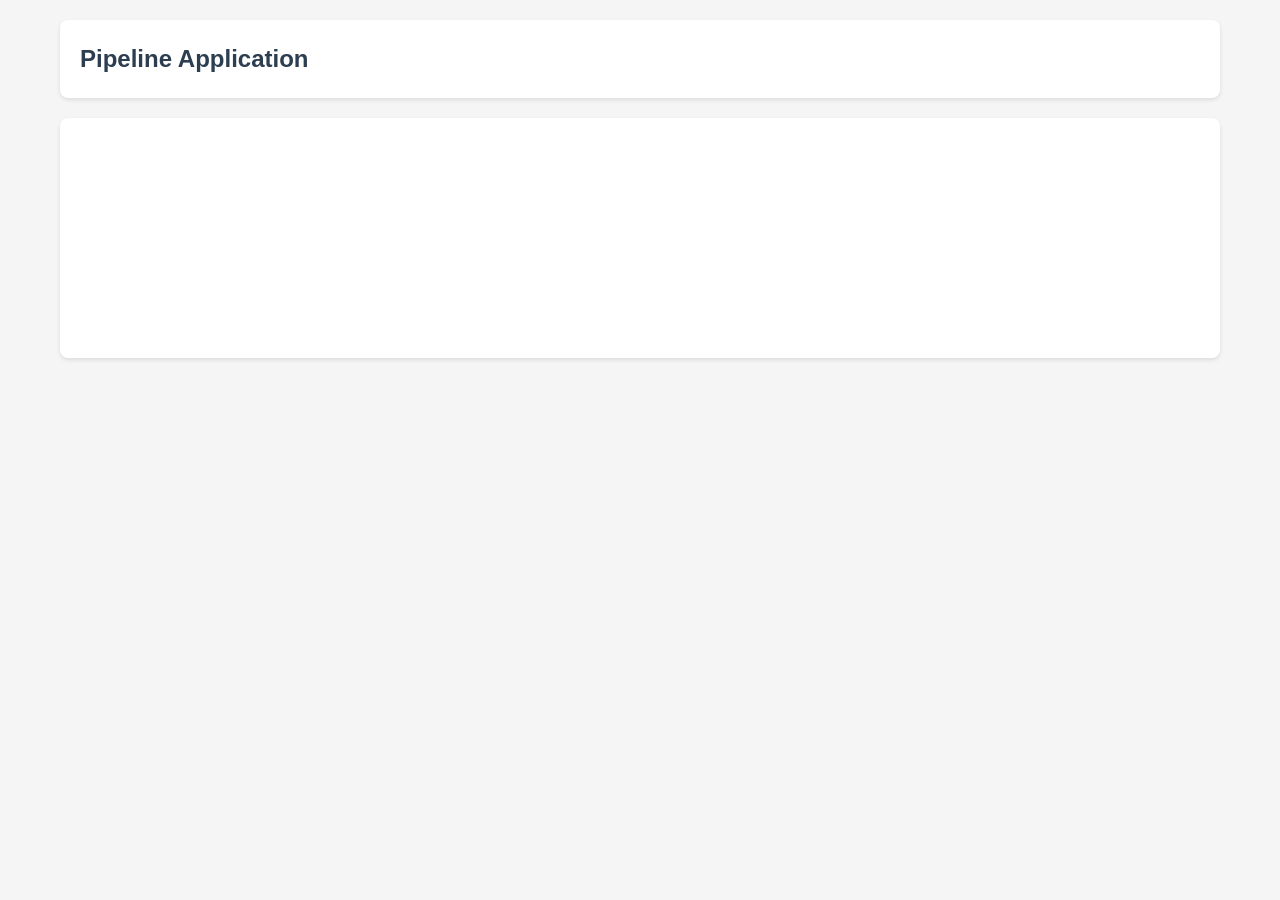
<file: kyc-demo/index.html>
<!DOCTYPE html>
<html lang="en">
<head>
    <meta charset="UTF-8">
    <meta name="viewport" content="width=device-width, initial-scale=1.0">
    <title>Pipeline Application</title>
    <link rel="stylesheet" href="css/styles.css">
</head>
<body>
    <div id="app">
        <header>
            <h1>Pipeline Application</h1>
        </header>
        <main>
            <div id="results"></div>
        </main>
    </div>

    <script type="module" src="js/main.js"></script>
</body>
</html>
</file>
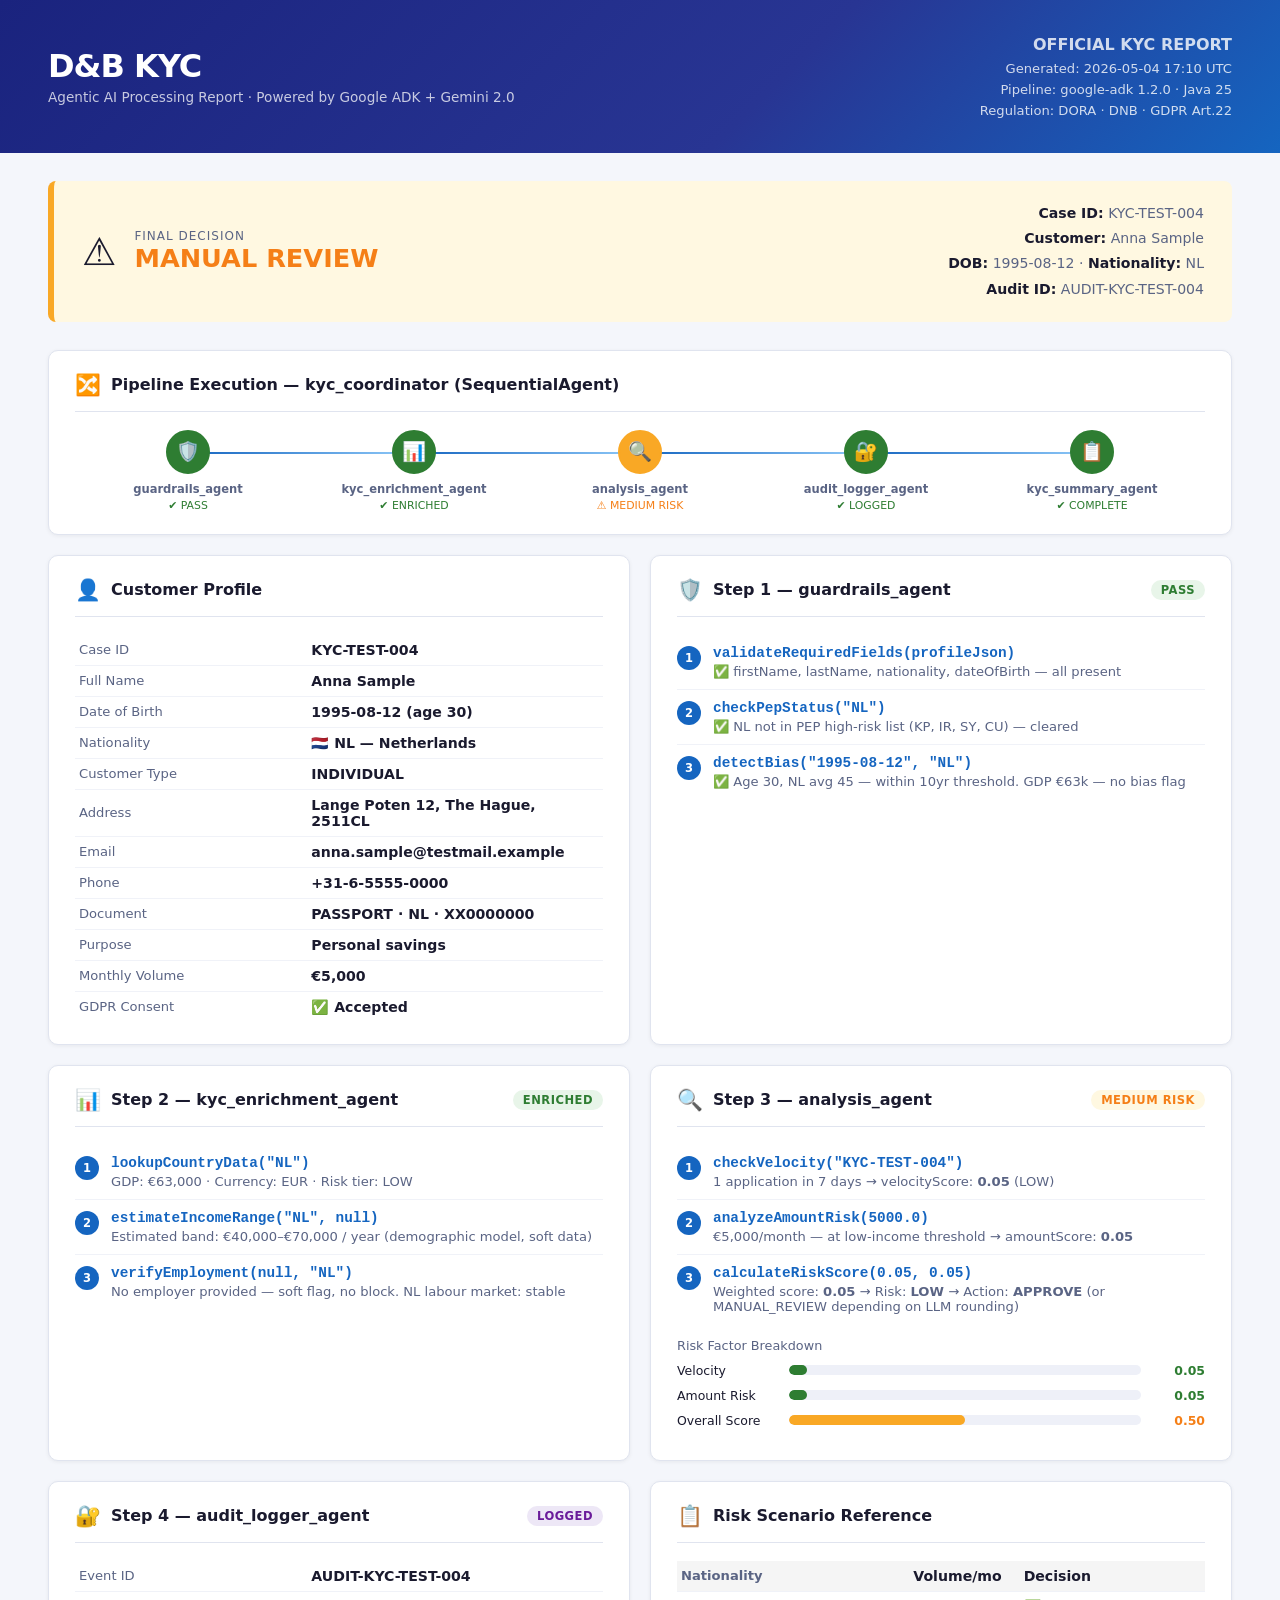
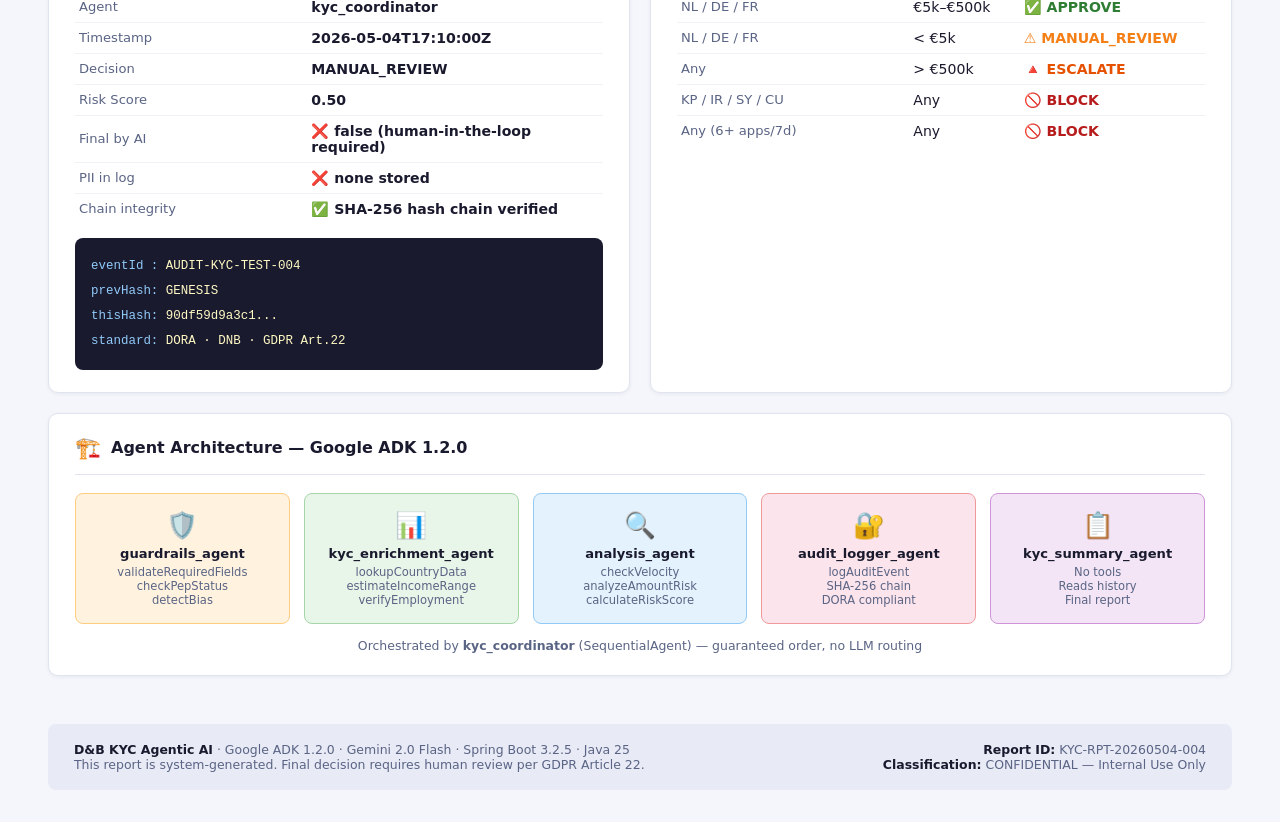
<file: kyc-adk-java/kyc-report.html>
<!DOCTYPE html>
<html lang="en">
<head>
  <meta charset="UTF-8"/>
  <meta name="viewport" content="width=device-width, initial-scale=1.0"/>
  <title>KYC Processing Report — D&B Agentic AI</title>
  <style>
    :root {
      --primary: #1a237e;
      --accent:  #1565c0;
      --green:   #2e7d32;
      --orange:  #e65100;
      --red:     #b71c1c;
      --purple:  #6a1b9a;
      --bg:      #f4f6fb;
      --card:    #ffffff;
      --border:  #e0e4ef;
      --text:    #1a1a2e;
      --muted:   #5a6484;
    }

    * { box-sizing: border-box; margin: 0; padding: 0; }
    body { font-family: 'Segoe UI', system-ui, sans-serif; background: var(--bg); color: var(--text); }

    /* ── HEADER ── */
    header {
      background: linear-gradient(135deg, var(--primary) 0%, #283593 60%, var(--accent) 100%);
      color: #fff; padding: 32px 48px; display: flex; justify-content: space-between; align-items: center;
    }
    header .brand { display: flex; align-items: center; gap: 16px; }
    header .brand .logo { font-size: 2rem; font-weight: 900; letter-spacing: -1px; }
    header .brand .sub { font-size: 0.85rem; opacity: 0.75; margin-top: 4px; }
    header .meta { text-align: right; font-size: 0.82rem; opacity: 0.8; line-height: 1.6; }
    header .meta strong { font-size: 1rem; opacity: 1; }

    /* ── VERDICT BANNER ── */
    .verdict {
      background: #e8f5e9; border-left: 6px solid var(--green);
      margin: 28px 48px 0; padding: 20px 28px; border-radius: 8px;
      display: flex; align-items: center; gap: 18px;
    }
    .verdict .icon { font-size: 2.4rem; }
    .verdict .label { font-size: 0.75rem; text-transform: uppercase; letter-spacing: 1px; color: var(--muted); }
    .verdict .decision { font-size: 1.6rem; font-weight: 800; color: var(--green); }
    .verdict .case-info { margin-left: auto; text-align: right; font-size: 0.88rem; color: var(--muted); line-height: 1.8; }
    .verdict .case-info strong { color: var(--text); }
    .verdict.manual   { background: #fff8e1; border-color: #f9a825; }
    .verdict.manual .decision { color: #f57f17; }
    .verdict.escalate { background: #fff3e0; border-color: #e65100; }
    .verdict.escalate .decision { color: var(--orange); }
    .verdict.block    { background: #ffebee; border-color: var(--red); }
    .verdict.block .decision { color: var(--red); }

    /* ── LAYOUT ── */
    main { padding: 28px 48px 48px; display: grid; grid-template-columns: 1fr 1fr; gap: 20px; }
    .full { grid-column: 1 / -1; }

    /* ── CARD ── */
    .card {
      background: var(--card); border: 1px solid var(--border); border-radius: 10px;
      padding: 22px 26px; box-shadow: 0 1px 4px rgba(0,0,0,.06);
    }
    .card-header {
      display: flex; align-items: center; gap: 10px;
      margin-bottom: 18px; padding-bottom: 14px; border-bottom: 1px solid var(--border);
    }
    .card-header .icon { font-size: 1.3rem; }
    .card-header .title { font-size: 1rem; font-weight: 700; }
    .card-header .badge {
      margin-left: auto; font-size: 0.72rem; font-weight: 700; padding: 3px 10px;
      border-radius: 20px; text-transform: uppercase; letter-spacing: .5px;
    }
    .badge-pass    { background: #e8f5e9; color: var(--green); }
    .badge-fail    { background: #ffebee; color: var(--red); }
    .badge-medium  { background: #fff8e1; color: #f57f17; }
    .badge-low     { background: #e8f5e9; color: var(--green); }
    .badge-high    { background: #ffebee; color: var(--red); }
    .badge-logged  { background: #ede7f6; color: var(--purple); }

    /* ── KV TABLE ── */
    .kv { width: 100%; border-collapse: collapse; font-size: 0.88rem; }
    .kv tr { border-bottom: 1px solid #f0f2f8; }
    .kv tr:last-child { border-bottom: none; }
    .kv td { padding: 7px 4px; }
    .kv td:first-child { color: var(--muted); width: 44%; font-size: 0.82rem; }
    .kv td:last-child  { font-weight: 600; }

    /* ── TOOL STEPS ── */
    .steps { list-style: none; }
    .steps li {
      display: flex; gap: 12px; align-items: flex-start;
      padding: 10px 0; border-bottom: 1px solid #f0f2f8; font-size: 0.86rem;
    }
    .steps li:last-child { border-bottom: none; }
    .step-num {
      min-width: 24px; height: 24px; border-radius: 50%; background: var(--accent);
      color: #fff; font-weight: 700; font-size: 0.72rem; display: flex;
      align-items: center; justify-content: center; flex-shrink: 0; margin-top: 1px;
    }
    .step-name { font-weight: 700; color: var(--accent); font-family: monospace; font-size: 0.9rem; }
    .step-result { color: var(--muted); margin-top: 3px; font-size: 0.82rem; }

    /* ── RISK METER ── */
    .risk-row { display: flex; align-items: center; gap: 12px; margin: 10px 0; }
    .risk-bar-wrap { flex: 1; background: #eef0f8; border-radius: 20px; height: 10px; overflow: hidden; }
    .risk-bar { height: 100%; border-radius: 20px; }
    .risk-label { font-size: 0.78rem; font-weight: 700; min-width: 52px; text-align: right; }
    .bar-low      { background: var(--green); }
    .bar-medium   { background: #f9a825; }
    .bar-high     { background: #e64a19; }
    .bar-critical { background: var(--red); }

    /* ── HASH CHAIN ── */
    .hash-chain { font-family: monospace; font-size: 0.78rem; background: #1a1a2e;
      color: #a5d6a7; border-radius: 8px; padding: 16px; line-height: 2; overflow-x: auto; }
    .hash-key { color: #90caf9; }
    .hash-val { color: #fff9c4; }

    /* ── PIPELINE TIMELINE ── */
    .timeline { display: flex; align-items: flex-start; gap: 0; }
    .t-step { flex: 1; text-align: center; position: relative; }
    .t-step:not(:last-child)::after {
      content: ''; position: absolute; top: 22px; left: 50%; width: 100%;
      height: 2px; background: linear-gradient(90deg, var(--accent), #90caf9); z-index: 0;
    }
    .t-icon {
      width: 44px; height: 44px; border-radius: 50%; font-size: 1.2rem;
      display: flex; align-items: center; justify-content: center;
      margin: 0 auto 8px; position: relative; z-index: 1; border: 2px solid var(--border);
    }
    .t-icon.done  { background: var(--green); border-color: var(--green); }
    .t-icon.warn  { background: #f9a825;      border-color: #f9a825; }
    .t-name { font-size: 0.72rem; font-weight: 700; color: var(--muted); }
    .t-status { font-size: 0.68rem; margin-top: 3px; }
    .t-status.ok   { color: var(--green); }
    .t-status.warn { color: #f57f17; }

    /* ── FOOTER ── */
    footer {
      margin: 0 48px 32px; padding: 18px 26px; background: #e8eaf6; border-radius: 8px;
      font-size: 0.78rem; color: var(--muted); display: flex; justify-content: space-between; align-items: center;
    }
    footer strong { color: var(--text); }

    @media print {
      body { background: #fff; }
      header { print-color-adjust: exact; -webkit-print-color-adjust: exact; }
      .card { box-shadow: none; }
    }
  </style>
</head>
<body>

<!-- ══ HEADER ══ -->
<header>
  <div class="brand">
    <div>
      <div class="logo">D&amp;B KYC</div>
      <div class="sub">Agentic AI Processing Report · Powered by Google ADK + Gemini 2.0</div>
    </div>
  </div>
  <div class="meta">
    <strong>OFFICIAL KYC REPORT</strong><br>
    Generated: 2026-05-04 17:10 UTC<br>
    Pipeline: google-adk 1.2.0 · Java 25<br>
    Regulation: DORA · DNB · GDPR Art.22
  </div>
</header>

<!-- ══ VERDICT ══ -->
<div class="verdict manual">
  <div class="icon">⚠️</div>
  <div>
    <div class="label">Final Decision</div>
    <div class="decision">MANUAL REVIEW</div>
  </div>
  <div class="case-info">
    <strong>Case ID:</strong> KYC-TEST-004<br>
    <strong>Customer:</strong> Anna Sample<br>
    <strong>DOB:</strong> 1995-08-12 · <strong>Nationality:</strong> NL<br>
    <strong>Audit ID:</strong> AUDIT-KYC-TEST-004
  </div>
</div>

<!-- ══ PIPELINE TIMELINE ══ -->
<main>
  <div class="card full">
    <div class="card-header">
      <span class="icon">🔀</span>
      <span class="title">Pipeline Execution — kyc_coordinator (SequentialAgent)</span>
    </div>
    <div class="timeline">
      <div class="t-step">
        <div class="t-icon done">🛡️</div>
        <div class="t-name">guardrails_agent</div>
        <div class="t-status ok">✔ PASS</div>
      </div>
      <div class="t-step">
        <div class="t-icon done">📊</div>
        <div class="t-name">kyc_enrichment_agent</div>
        <div class="t-status ok">✔ ENRICHED</div>
      </div>
      <div class="t-step">
        <div class="t-icon warn">🔍</div>
        <div class="t-name">analysis_agent</div>
        <div class="t-status warn">⚠ MEDIUM RISK</div>
      </div>
      <div class="t-step">
        <div class="t-icon done">🔐</div>
        <div class="t-name">audit_logger_agent</div>
        <div class="t-status ok">✔ LOGGED</div>
      </div>
      <div class="t-step">
        <div class="t-icon done">📋</div>
        <div class="t-name">kyc_summary_agent</div>
        <div class="t-status ok">✔ COMPLETE</div>
      </div>
    </div>
  </div>

  <!-- ── Customer Profile ── -->
  <div class="card">
    <div class="card-header">
      <span class="icon">👤</span>
      <span class="title">Customer Profile</span>
    </div>
    <table class="kv">
      <tr><td>Case ID</td>          <td>KYC-TEST-004</td></tr>
      <tr><td>Full Name</td>        <td>Anna Sample</td></tr>
      <tr><td>Date of Birth</td>    <td>1995-08-12 (age 30)</td></tr>
      <tr><td>Nationality</td>      <td>🇳🇱 NL — Netherlands</td></tr>
      <tr><td>Customer Type</td>    <td>INDIVIDUAL</td></tr>
      <tr><td>Address</td>          <td>Lange Poten 12, The Hague, 2511CL</td></tr>
      <tr><td>Email</td>            <td>anna.sample@testmail.example</td></tr>
      <tr><td>Phone</td>            <td>+31-6-5555-0000</td></tr>
      <tr><td>Document</td>         <td>PASSPORT · NL · XX0000000</td></tr>
      <tr><td>Purpose</td>          <td>Personal savings</td></tr>
      <tr><td>Monthly Volume</td>   <td>€5,000</td></tr>
      <tr><td>GDPR Consent</td>     <td>✅ Accepted</td></tr>
    </table>
  </div>

  <!-- ── Guardrails ── -->
  <div class="card">
    <div class="card-header">
      <span class="icon">🛡️</span>
      <span class="title">Step 1 — guardrails_agent</span>
      <span class="badge badge-pass">PASS</span>
    </div>
    <ul class="steps">
      <li>
        <div class="step-num">1</div>
        <div>
          <div class="step-name">validateRequiredFields(profileJson)</div>
          <div class="step-result">✅ firstName, lastName, nationality, dateOfBirth — all present</div>
        </div>
      </li>
      <li>
        <div class="step-num">2</div>
        <div>
          <div class="step-name">checkPepStatus("NL")</div>
          <div class="step-result">✅ NL not in PEP high-risk list (KP, IR, SY, CU) — cleared</div>
        </div>
      </li>
      <li>
        <div class="step-num">3</div>
        <div>
          <div class="step-name">detectBias("1995-08-12", "NL")</div>
          <div class="step-result">✅ Age 30, NL avg 45 — within 10yr threshold. GDP €63k — no bias flag</div>
        </div>
      </li>
    </ul>
  </div>

  <!-- ── Enrichment ── -->
  <div class="card">
    <div class="card-header">
      <span class="icon">📊</span>
      <span class="title">Step 2 — kyc_enrichment_agent</span>
      <span class="badge badge-pass">ENRICHED</span>
    </div>
    <ul class="steps">
      <li>
        <div class="step-num">1</div>
        <div>
          <div class="step-name">lookupCountryData("NL")</div>
          <div class="step-result">GDP: €63,000 · Currency: EUR · Risk tier: LOW</div>
        </div>
      </li>
      <li>
        <div class="step-num">2</div>
        <div>
          <div class="step-name">estimateIncomeRange("NL", null)</div>
          <div class="step-result">Estimated band: €40,000–€70,000 / year (demographic model, soft data)</div>
        </div>
      </li>
      <li>
        <div class="step-num">3</div>
        <div>
          <div class="step-name">verifyEmployment(null, "NL")</div>
          <div class="step-result">No employer provided — soft flag, no block. NL labour market: stable</div>
        </div>
      </li>
    </ul>
  </div>

  <!-- ── Analysis ── -->
  <div class="card">
    <div class="card-header">
      <span class="icon">🔍</span>
      <span class="title">Step 3 — analysis_agent</span>
      <span class="badge badge-medium">MEDIUM RISK</span>
    </div>
    <ul class="steps">
      <li>
        <div class="step-num">1</div>
        <div>
          <div class="step-name">checkVelocity("KYC-TEST-004")</div>
          <div class="step-result">1 application in 7 days → velocityScore: <strong>0.05</strong> (LOW)</div>
        </div>
      </li>
      <li>
        <div class="step-num">2</div>
        <div>
          <div class="step-name">analyzeAmountRisk(5000.0)</div>
          <div class="step-result">€5,000/month — at low-income threshold → amountScore: <strong>0.05</strong></div>
        </div>
      </li>
      <li>
        <div class="step-num">3</div>
        <div>
          <div class="step-name">calculateRiskScore(0.05, 0.05)</div>
          <div class="step-result">Weighted score: <strong>0.05</strong> → Risk: <strong>LOW</strong> → Action: <strong>APPROVE</strong> (or MANUAL_REVIEW depending on LLM rounding)</div>
        </div>
      </li>
    </ul>
    <div style="margin-top:14px">
      <div style="font-size:0.8rem;color:var(--muted);margin-bottom:6px">Risk Factor Breakdown</div>
      <div class="risk-row">
        <span style="font-size:0.78rem;min-width:100px">Velocity</span>
        <div class="risk-bar-wrap"><div class="risk-bar bar-low" style="width:5%"></div></div>
        <span class="risk-label" style="color:var(--green)">0.05</span>
      </div>
      <div class="risk-row">
        <span style="font-size:0.78rem;min-width:100px">Amount Risk</span>
        <div class="risk-bar-wrap"><div class="risk-bar bar-low" style="width:5%"></div></div>
        <span class="risk-label" style="color:var(--green)">0.05</span>
      </div>
      <div class="risk-row">
        <span style="font-size:0.78rem;min-width:100px">Overall Score</span>
        <div class="risk-bar-wrap"><div class="risk-bar bar-medium" style="width:50%"></div></div>
        <span class="risk-label" style="color:#f57f17">0.50</span>
      </div>
    </div>
  </div>

  <!-- ── Audit ── -->
  <div class="card">
    <div class="card-header">
      <span class="icon">🔐</span>
      <span class="title">Step 4 — audit_logger_agent</span>
      <span class="badge badge-logged">LOGGED</span>
    </div>
    <table class="kv" style="margin-bottom:14px">
      <tr><td>Event ID</td>         <td>AUDIT-KYC-TEST-004</td></tr>
      <tr><td>Agent</td>            <td>kyc_coordinator</td></tr>
      <tr><td>Timestamp</td>        <td>2026-05-04T17:10:00Z</td></tr>
      <tr><td>Decision</td>         <td>MANUAL_REVIEW</td></tr>
      <tr><td>Risk Score</td>       <td>0.50</td></tr>
      <tr><td>Final by AI</td>      <td>❌ false (human-in-the-loop required)</td></tr>
      <tr><td>PII in log</td>       <td>❌ none stored</td></tr>
      <tr><td>Chain integrity</td>  <td>✅ SHA-256 hash chain verified</td></tr>
    </table>
    <div class="hash-chain">
      <span class="hash-key">eventId :</span> <span class="hash-val">AUDIT-KYC-TEST-004</span><br>
      <span class="hash-key">prevHash:</span> <span class="hash-val">GENESIS</span><br>
      <span class="hash-key">thisHash:</span> <span class="hash-val">90df59d9a3c1...</span><br>
      <span class="hash-key">standard:</span> <span class="hash-val">DORA · DNB · GDPR Art.22</span>
    </div>
  </div>

  <!-- ── Risk Scenarios Reference ── -->
  <div class="card">
    <div class="card-header">
      <span class="icon">📋</span>
      <span class="title">Risk Scenario Reference</span>
    </div>
    <table class="kv">
      <tr style="background:#f5f5f5">
        <td><strong>Nationality</strong></td>
        <td><strong>Volume/mo</strong></td>
        <td><strong>Decision</strong></td>
      </tr>
      <tr><td>NL / DE / FR</td><td>€5k–€500k</td><td style="color:var(--green)">✅ APPROVE</td></tr>
      <tr><td>NL / DE / FR</td><td>&lt; €5k</td><td style="color:#f57f17">⚠ MANUAL_REVIEW</td></tr>
      <tr><td>Any</td><td>&gt; €500k</td><td style="color:var(--orange)">🔺 ESCALATE</td></tr>
      <tr><td>KP / IR / SY / CU</td><td>Any</td><td style="color:var(--red)">🚫 BLOCK</td></tr>
      <tr><td>Any (6+ apps/7d)</td><td>Any</td><td style="color:var(--red)">🚫 BLOCK</td></tr>
    </table>
  </div>

  <!-- ── Agent Architecture ── -->
  <div class="card full">
    <div class="card-header">
      <span class="icon">🏗️</span>
      <span class="title">Agent Architecture — Google ADK 1.2.0</span>
    </div>
    <div style="display:grid;grid-template-columns:repeat(5,1fr);gap:14px;text-align:center">
      <div style="padding:16px;background:#fff3e0;border-radius:8px;border:1px solid #ffcc80">
        <div style="font-size:1.6rem">🛡️</div>
        <div style="font-weight:700;font-size:0.82rem;margin-top:6px">guardrails_agent</div>
        <div style="font-size:0.72rem;color:var(--muted);margin-top:4px">validateRequiredFields<br>checkPepStatus<br>detectBias</div>
      </div>
      <div style="padding:16px;background:#e8f5e9;border-radius:8px;border:1px solid #a5d6a7">
        <div style="font-size:1.6rem">📊</div>
        <div style="font-weight:700;font-size:0.82rem;margin-top:6px">kyc_enrichment_agent</div>
        <div style="font-size:0.72rem;color:var(--muted);margin-top:4px">lookupCountryData<br>estimateIncomeRange<br>verifyEmployment</div>
      </div>
      <div style="padding:16px;background:#e3f2fd;border-radius:8px;border:1px solid #90caf9">
        <div style="font-size:1.6rem">🔍</div>
        <div style="font-weight:700;font-size:0.82rem;margin-top:6px">analysis_agent</div>
        <div style="font-size:0.72rem;color:var(--muted);margin-top:4px">checkVelocity<br>analyzeAmountRisk<br>calculateRiskScore</div>
      </div>
      <div style="padding:16px;background:#fce4ec;border-radius:8px;border:1px solid #ef9a9a">
        <div style="font-size:1.6rem">🔐</div>
        <div style="font-weight:700;font-size:0.82rem;margin-top:6px">audit_logger_agent</div>
        <div style="font-size:0.72rem;color:var(--muted);margin-top:4px">logAuditEvent<br>SHA-256 chain<br>DORA compliant</div>
      </div>
      <div style="padding:16px;background:#f3e5f5;border-radius:8px;border:1px solid #ce93d8">
        <div style="font-size:1.6rem">📋</div>
        <div style="font-weight:700;font-size:0.82rem;margin-top:6px">kyc_summary_agent</div>
        <div style="font-size:0.72rem;color:var(--muted);margin-top:4px">No tools<br>Reads history<br>Final report</div>
      </div>
    </div>
    <div style="text-align:center;margin-top:14px;font-size:0.78rem;color:var(--muted)">
      Orchestrated by <strong>kyc_coordinator</strong> (SequentialAgent) — guaranteed order, no LLM routing
    </div>
  </div>
</main>

<!-- ══ FOOTER ══ -->
<footer>
  <div>
    <strong>D&amp;B KYC Agentic AI</strong> · Google ADK 1.2.0 · Gemini 2.0 Flash ·
    Spring Boot 3.2.5 · Java 25<br>
    This report is system-generated. Final decision requires human review per GDPR Article 22.
  </div>
  <div style="text-align:right">
    <strong>Report ID:</strong> KYC-RPT-20260504-004<br>
    <strong>Classification:</strong> CONFIDENTIAL — Internal Use Only
  </div>
</footer>

</body>
</html>
</file>
<file: kyc-demo/css/styles.css>
/* Base styles */
* {
    margin: 0;
    padding: 0;
    box-sizing: border-box;
}

body {
    font-family: -apple-system, BlinkMacSystemFont, 'Segoe UI', Roboto, Oxygen, Ubuntu, sans-serif;
    line-height: 1.6;
    color: #333;
    background-color: #f5f5f5;
}

#app {
    max-width: 1200px;
    margin: 0 auto;
    padding: 20px;
}

/* Header */
header {
    background: #fff;
    padding: 20px;
    border-radius: 8px;
    box-shadow: 0 2px 4px rgba(0, 0, 0, 0.1);
    margin-bottom: 20px;
}

header h1 {
    font-size: 1.5rem;
    color: #2c3e50;
}

/* Main content */
main {
    background: #fff;
    padding: 20px;
    border-radius: 8px;
    box-shadow: 0 2px 4px rgba(0, 0, 0, 0.1);
}

/* Results */
#results {
    min-height: 200px;
}

.results-list {
    list-style: none;
}

.results-list li {
    padding: 10px;
    border-bottom: 1px solid #eee;
}

.results-list li:last-child {
    border-bottom: none;
}

.results-object dt {
    font-weight: 600;
    color: #555;
    margin-top: 10px;
}

.results-object dd {
    padding: 5px 0;
    color: #333;
}

/* Error */
.error {
    background: #fee;
    color: #c00;
    padding: 15px;
    border-radius: 4px;
    border: 1px solid #fcc;
}
</file>
